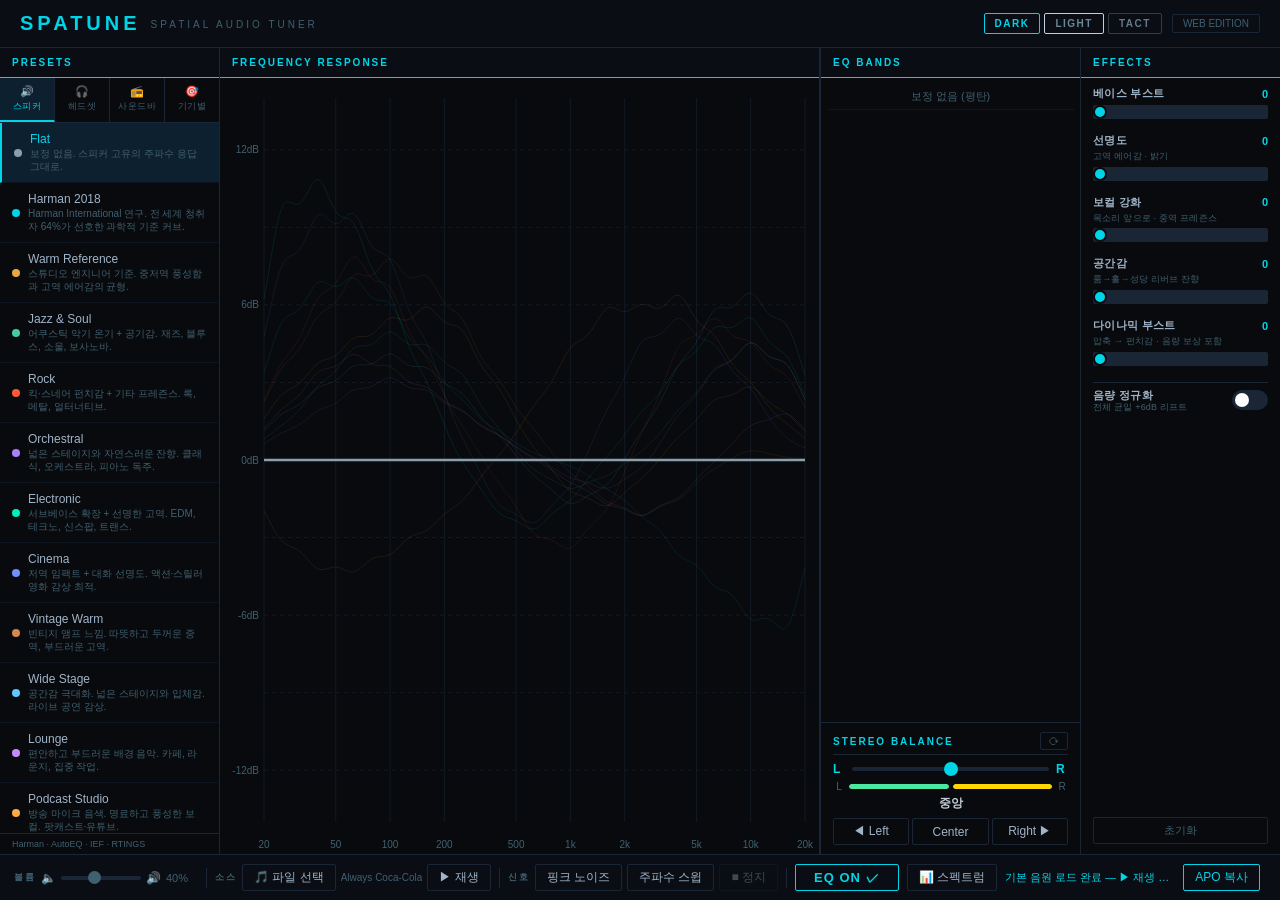
<file: docs/index.html>
<!DOCTYPE html>
<html lang="ko" data-theme="dark">
<head>
  <meta charset="UTF-8">
  <meta name="viewport" content="width=device-width, initial-scale=1.0">
  <title>SPATUNE — Spatial Audio Tuner</title>
  <link rel="stylesheet" href="css/style.css">
  <script>
    (function(){
      const t = localStorage.getItem('spatune-theme');
      if (t) document.documentElement.setAttribute('data-theme', t);
    })();
  </script>
</head>
<body>
<div class="app">

  <header class="header">
    <div class="header-title">SPATUNE</div>
    <div class="header-sub">SPATIAL AUDIO TUNER</div>
    <div class="theme-switcher">
      <button class="theme-btn" data-theme="dark"        title="다크 테마">DARK</button>
      <button class="theme-btn" data-theme="light"       title="라이트 테마">LIGHT</button>
      <button class="theme-btn" data-theme="avantgarde"  title="택티컬">TACT</button>
    </div>
    <div class="header-badge">WEB EDITION</div>
  </header>

  <div class="main">

    <!-- 왼쪽: 스피커 타입 탭 + 프리셋 목록 -->
    <aside class="panel left-panel">
      <div class="panel-header">PRESETS</div>
      <div class="speaker-type-bar" id="speakerTypeBar"></div>
      <ul class="preset-list" id="presetList"></ul>
      <div class="preset-footer">Harman · AutoEQ · IEF · RTINGS</div>
    </aside>

    <!-- 가운데: EQ 커브 -->
    <section class="panel center-panel">
      <div class="panel-header">FREQUENCY RESPONSE</div>
      <div class="eq-canvas-wrap">
        <canvas id="eqCanvas"></canvas>
      </div>
    </section>

    <!-- 오른쪽: 밴드 테이블 or 커스텀 EQ + 밸런스 -->
    <aside class="right-panel" id="rightPanel"></aside>

    <!-- 모바일: 패널 외부 클릭 닫힘 오버레이 -->
    <div class="mob-overlay" id="mobOverlay"></div>

    <!-- 모바일 탭 바 -->
    <nav class="mobile-tab-bar">
      <button class="mob-tab active" data-tab="presets"><span class="ti">🎵</span><span class="tl">프리셋</span></button>
      <button class="mob-tab"        data-tab="eq">     <span class="ti">🎚</span><span class="tl">EQ밴드</span></button>
      <button class="mob-tab"        data-tab="effects"><span class="ti">✨</span><span class="tl">이펙트</span></button>
    </nav>

    <!-- 효과 패널 -->
    <aside class="effects-panel">
      <div class="panel-header">EFFECTS</div>

      <div class="fx-list">

        <div class="fx-row">
          <div class="fx-label-row">
            <span class="fx-name">베이스 부스트</span>
            <span class="fx-val" id="fxValBass">0</span>
          </div>
          <input type="range" class="fx-slider" id="fxBass" min="0" max="3" step="0.1" value="0">
        </div>

        <div class="fx-row">
          <div class="fx-label-row">
            <span class="fx-name">선명도</span>
            <span class="fx-val" id="fxValClarity">0</span>
          </div>
          <div class="fx-hint">고역 에어감 · 밝기</div>
          <input type="range" class="fx-slider" id="fxClarity" min="0" max="3" step="0.1" value="0">
        </div>

        <div class="fx-row">
          <div class="fx-label-row">
            <span class="fx-name">보컬 강화</span>
            <span class="fx-val" id="fxValVocal">0</span>
          </div>
          <div class="fx-hint">목소리 앞으로 · 중역 프레즌스</div>
          <input type="range" class="fx-slider" id="fxVocal" min="0" max="3" step="0.1" value="0">
        </div>

        <div class="fx-row">
          <div class="fx-label-row">
            <span class="fx-name">공간감</span>
            <span class="fx-val" id="fxValAmbiance">0</span>
          </div>
          <div class="fx-hint">룸→홀→성당 리버브 잔향</div>
          <input type="range" class="fx-slider" id="fxAmbiance" min="0" max="3" step="0.1" value="0">
        </div>

        <div class="fx-row">
          <div class="fx-label-row">
            <span class="fx-name">다이나믹 부스트</span>
            <span class="fx-val" id="fxValDynamics">0</span>
          </div>
          <div class="fx-hint">압축 → 펀치감 · 음량 보상 포함</div>
          <input type="range" class="fx-slider" id="fxDynamics" min="0" max="3" step="0.1" value="0">
        </div>

        <div class="fx-row fx-toggle-row">
          <div>
            <span class="fx-name">음량 정규화</span>
            <div class="fx-hint">전체 균일 +6dB 리프트</div>
          </div>
          <label class="fx-toggle">
            <input type="checkbox" id="fxNormalize">
            <span class="fx-toggle-track"></span>
          </label>
        </div>

      </div>

      <button class="fx-reset-btn" id="fxReset">초기화</button>
    </aside>

  </div>

  <!-- 하단 액션 바 -->
  <footer class="action-bar">

    <!-- 볼륨 -->
    <div class="test-group">
      <span class="group-label">볼륨</span>
      <span class="vol-icon">🔈</span>
      <input type="range" id="volumeSlider" min="0" max="100" value="40" class="vol-slider">
      <span class="vol-icon">🔊</span>
      <span id="volumeLabel" class="vol-label">40%</span>
    </div>

    <div class="sep"></div>

    <!-- 소스 -->
    <div class="test-group">
      <span class="group-label">소스</span>
      <label class="btn btn-file">
        🎵 파일 선택
        <input type="file" id="fileInput" accept="audio/*" style="display:none">
      </label>
      <span id="fileLabel" style="font-size:10px;color:var(--text3);max-width:160px;overflow:hidden;text-overflow:ellipsis;white-space:nowrap;">Always Coca-Cola</span>
      <button class="btn" id="btnPlayFile" disabled>▶ 재생</button>
    </div>

    <div class="sep"></div>

    <!-- 신호 -->
    <div class="test-group">
      <span class="group-label">신호</span>
      <button class="btn" id="btnNoise">핑크 노이즈</button>
      <button class="btn" id="btnSweep">주파수 스윕</button>
      <button class="btn" id="btnStop" disabled>■ 정지</button>
    </div>

    <div class="sep"></div>

    <!-- EQ 토글 — 크게 -->
    <button class="btn btn-eq-toggle" id="eqToggle">EQ ON ✓</button>

    <!-- 스펙트럼 토글 -->
    <button class="btn btn-spectrum" id="spectrumToggle">📊 스펙트럼</button>

    <span id="testStatus" class="test-status"></span>

    <div class="copy-group">
      <button class="btn btn-primary" id="copyBtn">APO 복사</button>
      <span id="copyStatus"></span>
    </div>

  </footer>

</div>

<script src="js/presets.js"></script>
<script src="js/audio_data.js"></script>
<script src="js/effects.js"></script>
<script src="js/audio_test.js"></script>
<script src="js/spectrum.js"></script>
<script src="js/main.js"></script>
</body>
</html>
</file>
<file: docs/css/style.css>
/* SPATUNE Web — Multi-Theme Stylesheet */
*, *::before, *::after { box-sizing:border-box; margin:0; padding:0; }

/* ═══════════════════════════════════════════════════
   DARK THEME (default)
═══════════════════════════════════════════════════ */
:root,
[data-theme="dark"] {
  --bg:  #080A0D; --bg2: #0A0E14; --bg3: #0F1318;
  --border: #1A2535;
  --cyan: #00D4E8; --orange: #FF6B35;
  --text: #E0E8F0; --text2: #A0B4C8; --text3: #406070;
  --hover-bg:  #0A1620; --active-bg: #0D2030; --item-border: #0D1520;
  --canvas-bg: #080A0D; --canvas-grid: #111A24;
  --canvas-zero: #2A3B4D; --canvas-label: #406070;
  --scrollbar-thumb: #1A2535;
  --theme-transition: none;
}

/* ═══════════════════════════════════════════════════
   LIGHT THEME
═══════════════════════════════════════════════════ */
[data-theme="light"] {
  --bg:  #F0F4F8; --bg2: #FFFFFF; --bg3: #E4ECF4;
  --border: #C0D0E0;
  --cyan: #0070C0; --orange: #D04020;
  --text: #1A2A3A; --text2: #3A5568; --text3: #6A8898;
  --hover-bg:  #E8F0FA; --active-bg: #D4E8F8; --item-border: #DDE8F0;
  --canvas-bg: #F0F4F8; --canvas-grid: #D8E4EE;
  --canvas-zero: #9AB8CC; --canvas-label: #6A8898;
  --scrollbar-thumb: #C0D0E0;
}

/* ═══════════════════════════════════════════════════
   AVANT-GARDE / TACTICAL (아크나이츠 스타일)
═══════════════════════════════════════════════════ */
[data-theme="avantgarde"] {
  --bg:  #161A1E; --bg2: #1C2128; --bg3: #232A32;
  --border: #323C46;
  --cyan: #D4A030; --orange: #E06820;
  --text: #C8D4DC; --text2: #8FAFC0; --text3: #637A88;
  --hover-bg:  #222A34; --active-bg: #2A3540; --item-border: #1E262E;
  --canvas-bg: #161A1E; --canvas-grid: #1E2830;
  --canvas-zero: #4A3C18; --canvas-label: #637A88;
  --scrollbar-thumb: #323C46;
}

/* ═══════════════════════════════════════════════════
   BASE LAYOUT
═══════════════════════════════════════════════════ */
html, body {
  height: 100%;
  background: var(--bg);
  color: var(--text);
  font-family: "Segoe UI", "Malgun Gothic", sans-serif;
  font-size: 13px;
  overflow: hidden;
}

.app { display: flex; flex-direction: column; height: 100vh; }

/* ── 효과 패널 ── */
.effects-panel {
  width: 200px; min-width: 180px; flex-shrink: 0;
  display: flex; flex-direction: column;
  border-left: 1px solid var(--border); overflow: hidden;
}
.fx-list { flex: 1; overflow-y: auto; padding: 8px 12px; display: flex; flex-direction: column; gap: 14px; }
.fx-row { display: flex; flex-direction: column; gap: 4px; }
.fx-label-row { display: flex; justify-content: space-between; align-items: center; }
.fx-name { font-size: 11px; color: var(--text2); font-weight: 600; letter-spacing: 0.3px; }
.fx-val  { font-size: 11px; color: var(--cyan); font-weight: 700; min-width: 20px; text-align: right; }

.fx-hint { font-size: 9px; color: var(--text3); letter-spacing: 0.2px; margin-top: -1px; line-height: 1.3; }

.fx-slider {
  -webkit-appearance: none; appearance: none;
  width: 100%; height: 3px;
  background: var(--border); border-radius: 2px; outline: none; cursor: pointer;
}
.fx-slider::-webkit-slider-thumb {
  -webkit-appearance: none; width: 14px; height: 14px;
  border-radius: 50%; background: var(--cyan); cursor: pointer;
  border: 2px solid var(--bg);
}
.fx-slider::-moz-range-thumb {
  width: 14px; height: 14px; border-radius: 50%;
  background: var(--cyan); cursor: pointer; border: 2px solid var(--bg);
}

/* 토글 스위치 */
.fx-toggle-row { flex-direction: row; justify-content: space-between; align-items: center; padding: 4px 0; border-top: 1px solid var(--border); margin-top: 2px; }
.fx-toggle { position: relative; width: 36px; height: 20px; cursor: pointer; }
.fx-toggle input { opacity: 0; width: 0; height: 0; }
.fx-toggle-track {
  position: absolute; inset: 0; background: var(--border); border-radius: 20px; transition: background .2s;
}
.fx-toggle-track::after {
  content: ''; position: absolute; width: 14px; height: 14px;
  border-radius: 50%; background: #fff; top: 3px; left: 3px; transition: transform .2s;
}
.fx-toggle input:checked + .fx-toggle-track { background: var(--cyan); }
.fx-toggle input:checked + .fx-toggle-track::after { transform: translateX(16px); }

.fx-reset-btn {
  margin: 6px 12px 10px; padding: 5px;
  background: transparent; border: 1px solid var(--border);
  color: var(--text3); font-size: 11px; cursor: pointer; border-radius: 2px;
  transition: border-color .15s, color .15s;
}
.fx-reset-btn:hover { border-color: var(--orange); color: var(--orange); }

/* ── 헤더 ── */
.header {
  display: flex; align-items: center; gap: 10px;
  padding: 0 20px; height: 48px;
  background: var(--bg2); border-bottom: 1px solid var(--border);
  flex-shrink: 0;
}
.header-title { font-size: 20px; font-weight: 700; letter-spacing: 4px; color: var(--cyan); }
.header-sub   { font-size: 10px; letter-spacing: 3px; color: var(--text3); margin-top: 2px; }
.header-badge {
  font-size: 10px; color: var(--text3);
  border: 1px solid var(--border); padding: 3px 10px; border-radius: 2px;
}

/* ── 테마 전환 버튼 ── */
.theme-switcher { display: flex; gap: 4px; margin-left: auto; }
.theme-btn {
  background: transparent;
  border: 1px solid var(--border);
  color: var(--text3);
  padding: 4px 10px; font-size: 10px; font-weight: 700;
  letter-spacing: 1.5px; cursor: pointer; border-radius: 2px;
  transition: border-color .15s, color .15s, background .15s;
}
.theme-btn:hover { border-color: var(--text2); color: var(--text2); }
.theme-btn.active { border-color: var(--cyan); color: var(--cyan); }

/* ── 메인 ── */
.main { display: flex; flex: 1; overflow: hidden; }

/* ── 패널 공통 ── */
.panel { display: flex; flex-direction: column; border-right: 1px solid var(--border); }
.panel-header {
  height: 30px; display: flex; align-items: center; padding: 0 12px;
  background: var(--bg2); border-bottom: 1px solid var(--cyan);
  font-size: 10px; font-weight: 600; letter-spacing: 2px; color: var(--cyan);
  flex-shrink: 0; gap: 8px;
}
.hdr-hint { font-size: 9px; letter-spacing: 0; font-weight: 400; color: var(--text3); }

/* ── 스피커 타입 탭 ── */
.speaker-type-bar { display: flex; border-bottom: 1px solid var(--border); flex-shrink: 0; }
.stype-btn {
  flex: 1; background: transparent; border: none;
  border-right: 1px solid var(--border);
  color: var(--text3); padding: 7px 4px; font-size: 11px; cursor: pointer;
  display: flex; flex-direction: column; align-items: center; gap: 2px;
  transition: background .15s, color .15s;
}
.stype-btn:last-child { border-right: none; }
.stype-btn span { font-size: 9px; letter-spacing: .5px; }
.stype-btn:hover  { background: var(--hover-bg);  color: var(--text2); }
.stype-btn.active { background: var(--active-bg); color: var(--cyan); border-bottom: 2px solid var(--cyan); }

/* ── 왼쪽 패널 ── */
.left-panel { width: 220px; min-width: 190px; flex-shrink: 0; }
.preset-list { list-style: none; overflow-y: auto; flex: 1; }
.preset-item {
  display: flex; align-items: center; gap: 8px; padding: 9px 12px;
  cursor: pointer; border-bottom: 1px solid var(--item-border);
  transition: background .15s;
}
.preset-item:hover  { background: var(--hover-bg); }
.preset-item.active { background: var(--active-bg); border-left: 2px solid var(--cyan); }
.preset-dot  { width: 8px; height: 8px; border-radius: 50%; flex-shrink: 0; }
.preset-name { font-size: 12px; color: var(--text2); display: flex; align-items: center; gap: 5px; }
.preset-item.active .preset-name { color: var(--cyan); }
.preset-desc { font-size: 10px; color: var(--text3); margin-top: 1px; line-height: 1.3; }
.custom-badge {
  font-size: 9px; background: var(--active-bg); color: var(--orange);
  padding: 1px 4px; border-radius: 2px;
}
.preset-footer {
  padding: 5px 12px; font-size: 9px; color: var(--text3);
  border-top: 1px solid var(--border); flex-shrink: 0;
}

/* ── 그래프 ── */
.center-panel { flex: 1; display: flex; flex-direction: column; min-width: 0; }
.eq-canvas-wrap { flex: 1; min-height: 0; }
#eqCanvas { width: 100%; height: 100%; display: block; cursor: default; }

/* ── 오른쪽 패널 ── */
.right-panel {
  width: 260px; min-width: 220px; flex-shrink: 0;
  display: flex; flex-direction: column;
  border-left: 1px solid var(--border); overflow: hidden;
}

/* 밴드 테이블 */
.band-wrap { flex: 1; overflow-y: auto; padding: 6px; min-height: 0; }
table.band-table { width: 100%; border-collapse: collapse; font-size: 12px; }
.band-header th {
  color: var(--text3); font-size: 10px; font-weight: 600; letter-spacing: 1px;
  padding: 4px 6px; text-align: left; border-bottom: 1px solid var(--border);
}
.band-table td { padding: 5px 6px; border-bottom: 1px solid var(--item-border); }
.band-fc   { color: var(--text2); }
.band-gain { font-weight: 700; font-size: 13px; }
.band-q    { color: var(--text3); font-size: 11px; }
.no-bands  { color: var(--text3); text-align: center; padding: 14px; font-size: 11px; }

/* ── 커스텀 EQ 리셋 버튼 ── */
.btn-reset-custom {
  background: transparent; border: 1px solid var(--border);
  color: var(--text3); width: calc(100% - 16px); margin: 7px 8px 0;
  padding: 5px; font-size: 11px; cursor: pointer; border-radius: 2px;
  transition: border-color .15s, color .15s; display: block;
}
.btn-reset-custom:hover { border-color: var(--orange); color: var(--orange); }

/* ── 커스텀 EQ 15밴드 수직 슬라이더 ── */
.custom-eq-wrap {
  display: flex; flex-direction: row; align-items: flex-end;
  padding: 4px 6px 0; gap: 1px; overflow-x: auto; flex: 1; min-height: 0;
}
.ceq-col {
  display: flex; flex-direction: column; align-items: center;
  flex: 1; min-width: 14px; gap: 2px;
}
.ceq-val {
  font-size: 8px; font-weight: 700; white-space: nowrap;
  height: 12px; line-height: 12px; text-align: center;
}
.ceq-track {
  height: 110px; width: 16px; position: relative;
  display: flex; align-items: center; justify-content: center; overflow: visible;
}
input.ceq-slider {
  position: absolute; width: 110px; height: 4px;
  transform: rotate(-90deg); transform-origin: 50% 50%;
  -webkit-appearance: none; appearance: none;
  background: var(--border); border-radius: 2px; cursor: ns-resize; outline: none;
}
input.ceq-slider::-webkit-slider-thumb {
  -webkit-appearance: none; width: 12px; height: 12px;
  border-radius: 50%; background: var(--cyan);
  cursor: ns-resize; border: 1px solid var(--bg);
}
input.ceq-slider::-moz-range-thumb {
  width: 12px; height: 12px; border-radius: 50%;
  background: var(--cyan); cursor: ns-resize; border: 1px solid var(--bg);
}
.ceq-fc {
  font-size: 8px; color: var(--text3); white-space: nowrap;
  transform: rotate(-55deg); transform-origin: center;
  height: 20px; display: flex; align-items: center; margin-top: 2px;
}

/* ── 밸런스 섹션 ── */
.balance-section { border-top: 1px solid var(--border); padding: 9px 12px; flex-shrink: 0; }
.balance-header {
  font-size: 10px; font-weight: 600; letter-spacing: 2px; color: var(--cyan);
  margin-bottom: 7px; border-bottom: 1px solid var(--border); padding-bottom: 4px;
  display: flex; align-items: center; justify-content: space-between;
}
.btn-bal-reset {
  background: transparent; border: 1px solid var(--border);
  color: var(--text3); padding: 1px 7px; font-size: 12px;
  cursor: pointer; border-radius: 2px; transition: border-color .15s, color .15s;
}
.btn-bal-reset:hover { border-color: var(--cyan); color: var(--cyan); }

.balance-slider-row { display: flex; align-items: center; gap: 7px; margin-bottom: 5px; }
.bal-ch { font-size: 12px; font-weight: 700; color: var(--cyan); width: 12px; }
input[type=range]:not(.vol-slider):not(.ceq-slider) {
  flex: 1; -webkit-appearance: none; height: 4px;
  background: var(--border); border-radius: 2px; outline: none;
}
input[type=range]:not(.vol-slider):not(.ceq-slider)::-webkit-slider-thumb {
  -webkit-appearance: none; width: 14px; height: 14px;
  border-radius: 50%; background: var(--cyan); cursor: pointer;
}
.balance-viz { display: flex; gap: 4px; align-items: center; margin-bottom: 3px; }
.bal-bar-wrap { flex: 1; height: 5px; background: var(--border); border-radius: 3px; overflow: hidden; }
.bal-bar-l { height: 100%; background: #4AE8A0; border-radius: 3px; transition: width .1s; }
.bal-bar-r { height: 100%; background: #FFD700; border-radius: 3px; transition: width .1s; }
.bal-ch-label { font-size: 10px; color: var(--text3); width: 12px; text-align: center; }
#balLabel { text-align: center; font-size: 12px; font-weight: 600; margin-bottom: 6px; }

.bal-test-row { display: flex; gap: 3px; }
.btn-sm {
  flex: 1; background: transparent; border: 1px solid var(--border);
  color: var(--text3); padding: 4px 2px; font-size: 10px; cursor: pointer;
  border-radius: 2px; transition: border-color .15s, color .15s, background .15s; white-space: nowrap;
}
.btn-sm:hover { border-color: var(--cyan); color: var(--cyan); background: var(--hover-bg); }

/* ── 하단 액션 바 ── */
.action-bar {
  display: flex; align-items: center; gap: 8px; padding: 6px 14px;
  background: var(--bg2); border-top: 1px solid var(--border);
  flex-shrink: 0; flex-wrap: wrap; min-height: 46px;
}
.test-group  { display: flex; align-items: center; gap: 5px; }
.group-label { font-size: 9px; font-weight: 600; letter-spacing: 2px; color: var(--text3); }
.sep         { width: 1px; height: 20px; background: var(--border); flex-shrink: 0; }
.test-status {
  font-size: 11px; color: var(--cyan); flex: 1;
  overflow: hidden; text-overflow: ellipsis; white-space: nowrap; min-width: 80px;
}
.copy-group { display: flex; align-items: center; gap: 6px; margin-left: auto; }

.btn {
  background: transparent; border: 1px solid var(--border);
  color: var(--text2); padding: 4px 11px; font-size: 12px; cursor: pointer;
  border-radius: 2px; transition: border-color .15s, color .15s, background .15s; white-space: nowrap;
}
.btn:hover:not(:disabled) { border-color: var(--cyan); color: var(--cyan); background: var(--hover-bg); }
.btn:disabled { opacity: .35; cursor: not-allowed; }
.btn-primary { border-color: var(--cyan); color: var(--cyan); }
.btn-primary:hover { background: var(--cyan); color: var(--bg); }
.btn-file { display: inline-flex; align-items: center; gap: 4px; cursor: pointer; }

.btn-eq-toggle {
  background: transparent; border: 1.5px solid var(--cyan);
  color: var(--cyan); font-size: 13px; font-weight: 700;
  padding: 5px 18px; cursor: pointer; border-radius: 2px;
  letter-spacing: 1px; transition: background .15s, color .15s; white-space: nowrap; flex-shrink: 0;
}
.btn-eq-toggle:hover { background: var(--cyan); color: var(--bg); }

/* 볼륨 슬라이더 */
.vol-slider {
  -webkit-appearance: none; width: 80px; height: 4px;
  background: var(--border); border-radius: 2px; outline: none; cursor: pointer;
}
.vol-slider::-webkit-slider-thumb {
  -webkit-appearance: none; width: 13px; height: 13px;
  border-radius: 50%; background: var(--text3); cursor: pointer;
}
.vol-label { font-size: 11px; color: var(--text3); min-width: 32px; }
.vol-icon  { font-size: 12px; }

#copyStatus { font-size: 11px; }

/* ── 스크롤바 ── */
::-webkit-scrollbar       { width: 5px; height: 5px; }
::-webkit-scrollbar-track { background: var(--bg2); }
::-webkit-scrollbar-thumb { background: var(--scrollbar-thumb); border-radius: 3px; }
::-webkit-scrollbar-thumb:hover { background: var(--cyan); }

/* ═══════════════════════════════════════════════════
   LIGHT THEME — 추가 오버라이드
═══════════════════════════════════════════════════ */
[data-theme="light"] .header {
  box-shadow: 0 1px 4px rgba(0,0,0,.08);
}
[data-theme="light"] .panel-header {
  background: #F8FBFF;
  border-bottom: 2px solid var(--cyan);
}
[data-theme="light"] .action-bar {
  box-shadow: 0 -1px 4px rgba(0,0,0,.06);
}
[data-theme="light"] .btn-primary:hover {
  background: var(--cyan); color: #fff;
}
[data-theme="light"] .btn-eq-toggle:hover {
  background: var(--cyan); color: #fff;
}
[data-theme="light"] input.ceq-slider {
  background: #C0D4E8;
}
[data-theme="light"] .stype-btn.active {
  background: #D4E8F8;
}

/* ═══════════════════════════════════════════════════
   AVANT-GARDE / TACTICAL — 아크나이츠 스타일 효과
═══════════════════════════════════════════════════ */

/* 전체: 둥근 모서리 제거 */
[data-theme="avantgarde"] *,
[data-theme="avantgarde"] *::before,
[data-theme="avantgarde"] *::after {
  border-radius: 0 !important;
}

/* 헤더: 앰버 하단 라인 + 그라디언트 */
[data-theme="avantgarde"] .header {
  background: linear-gradient(90deg, #12161A 0%, #1C2430 60%, #12161A 100%);
  border-bottom: 1px solid var(--cyan);
  box-shadow: 0 2px 16px rgba(212, 160, 48, 0.12);
}
[data-theme="avantgarde"] .header-title {
  letter-spacing: 6px;
  font-weight: 800;
  color: var(--cyan);
}
[data-theme="avantgarde"] .header-badge {
  border-color: var(--cyan);
  color: var(--cyan);
  font-weight: 700;
  letter-spacing: 2px;
}

/* 패널 헤더: 앰버 왼쪽 세로줄 + 대각선 컷 */
[data-theme="avantgarde"] .panel-header {
  background: #1C2128;
  border-bottom: none;
  border-left: 3px solid var(--cyan);
  clip-path: polygon(0 0, calc(100% - 14px) 0, 100% 14px, 100% 100%, 0 100%);
  letter-spacing: 2.5px;
  font-weight: 700;
}

/* 프리셋 아이템: 왼쪽 액센트 바 */
[data-theme="avantgarde"] .preset-item {
  border-bottom: 1px solid var(--item-border);
  border-left: 2px solid transparent;
  transition: border-color .15s, background .15s;
}
[data-theme="avantgarde"] .preset-item:hover {
  border-left-color: rgba(212, 160, 48, 0.5);
}
[data-theme="avantgarde"] .preset-item.active {
  border-left-color: var(--cyan);
  border-left-width: 3px;
  background: var(--active-bg);
}

/* 스피커 탭 */
[data-theme="avantgarde"] .stype-btn.active {
  border-bottom: 2px solid var(--cyan);
  font-weight: 700;
}

/* 버튼: 각진 스타일 */
[data-theme="avantgarde"] .btn {
  border-color: var(--border);
  letter-spacing: 0.5px;
}
[data-theme="avantgarde"] .btn:hover:not(:disabled) {
  border-color: var(--cyan);
  color: var(--cyan);
  background: rgba(212, 160, 48, 0.08);
}
[data-theme="avantgarde"] .btn-primary {
  border-color: var(--cyan);
  color: var(--cyan);
  background: rgba(212, 160, 48, 0.06);
}
[data-theme="avantgarde"] .btn-primary:hover {
  background: var(--cyan);
  color: #12161A;
}

/* EQ 토글 */
[data-theme="avantgarde"] .btn-eq-toggle {
  border-color: var(--cyan);
  color: var(--cyan);
  background: rgba(212, 160, 48, 0.06);
  font-weight: 800;
  letter-spacing: 2px;
  clip-path: polygon(0 0, calc(100% - 8px) 0, 100% 8px, 100% 100%, 8px 100%, 0 calc(100% - 8px));
}
[data-theme="avantgarde"] .btn-eq-toggle:hover {
  background: var(--cyan);
  color: #12161A;
}

/* 하단 액션 바 */
[data-theme="avantgarde"] .action-bar {
  background: #12161A;
  border-top: 1px solid var(--cyan);
  box-shadow: 0 -2px 12px rgba(212, 160, 48, 0.08);
}

/* 밴드 테이블 */
[data-theme="avantgarde"] .band-header th {
  color: var(--cyan);
  letter-spacing: 1.5px;
  border-bottom: 1px solid var(--cyan);
}

/* 밸런스 섹션 */
[data-theme="avantgarde"] .balance-header {
  color: var(--cyan);
  border-bottom-color: rgba(212, 160, 48, 0.3);
  letter-spacing: 2px;
  font-weight: 700;
}

/* 리셋 버튼 */
[data-theme="avantgarde"] .btn-reset-custom:hover {
  border-color: var(--cyan);
  color: var(--cyan);
  background: rgba(212, 160, 48, 0.06);
}

/* 테마 버튼 */
[data-theme="avantgarde"] .theme-btn.active {
  border-color: var(--cyan);
  color: var(--cyan);
  background: rgba(212, 160, 48, 0.08);
  font-weight: 800;
}

/* 스크롤바 */
[data-theme="avantgarde"] ::-webkit-scrollbar-thumb {
  background: var(--border);
}
[data-theme="avantgarde"] ::-webkit-scrollbar-thumb:hover {
  background: var(--cyan);
}

/* 커스텀 EQ 슬라이더 썸 */
[data-theme="avantgarde"] input.ceq-slider::-webkit-slider-thumb {
  border: 1px solid var(--bg);
  width: 10px; height: 10px;
}

/* 좌측 패널 하단 출처 텍스트 */
[data-theme="avantgarde"] .preset-footer {
  border-top-color: rgba(212, 160, 48, 0.2);
  letter-spacing: 1px;
}

/* 오른쪽 패널 헤더 (JS로 생성) */
[data-theme="avantgarde"] .right-panel > .panel-header {
  border-left: 3px solid var(--cyan);
}

/* 캔버스 컨테이너 */
[data-theme="avantgarde"] .center-panel {
  border-right: 1px solid var(--border);
}

/* ── 모바일 탭 바 (데스크톱에서 숨김) ── */
.mobile-tab-bar { display: none; }

/* ── 모바일 반응형 — 바텀시트 방식 ── */
@media (max-width: 768px) {
  html, body { overflow: hidden; }
  .app { height: 100dvh; }

  /* 헤더 축소 */
  .header { padding: 0 10px; height: 42px; gap: 6px; }
  .header-sub, .header-badge { display: none; }
  .header-title { font-size: 14px; letter-spacing: 1px; }
  .theme-switcher { gap: 3px; }
  .theme-btn { padding: 2px 6px; font-size: 8px; letter-spacing: 0.5px; }

  /* 메인: 그래프가 전체를 채움, 패널은 fixed 오버레이 */
  .main { flex-direction: column; overflow: hidden; }

  /* 그래프: main 전체 */
  .center-panel { width: 100%; flex: 1; border-right: none; overflow: hidden; }
  .eq-canvas-wrap { flex: 1; min-height: 0; }

  /* 탭 바: 뷰포트 하단에 고정 */
  .mobile-tab-bar {
    display: flex !important;
    position: fixed;
    bottom: 0; left: 0; right: 0; height: 50px;
    z-index: 60;
    background: var(--bg2);
    border-top: 2px solid var(--border);
  }
  .mob-tab {
    flex: 1; background: transparent; border: none; border-top: 2px solid transparent;
    color: var(--text3); padding: 5px 4px; cursor: pointer;
    display: flex; flex-direction: column; align-items: center; gap: 2px;
    transition: color .15s, border-color .15s;
  }
  .mob-tab .ti { font-size: 16px; }
  .mob-tab .tl { font-size: 9px; font-weight: 700; letter-spacing: 1px; }
  .mob-tab.active { color: var(--cyan); border-top-color: var(--cyan); }

  /* 패널: 뷰포트 고정 바텀시트 — 탭 누르면 아래서 슬라이드업 */
  .left-panel, .right-panel, .effects-panel {
    display: flex !important;
    flex-direction: column;
    position: fixed;
    bottom: 50px; left: 0; right: 0;
    height: 62vh;
    z-index: 50;
    width: auto; border-right: none;
    background: var(--bg);
    border-top: 2px solid var(--cyan);
    overflow-y: auto;
    transform: translateY(105%);
    transition: transform 0.28s cubic-bezier(0.4,0,0.2,1);
  }
  .main[data-tab="presets"] .left-panel,
  .main[data-tab="eq"]      .right-panel,
  .main[data-tab="effects"] .effects-panel {
    transform: translateY(0);
  }

  /* 터치 최적화 */
  .preset-item { padding: 11px 12px; }
  .stype-btn   { padding: 9px 4px; }
  .fx-slider { height: 4px; }
  .fx-slider::-webkit-slider-thumb { width: 22px; height: 22px; }
  .fx-slider::-moz-range-thumb     { width: 22px; height: 22px; }
  .ceq-slider::-webkit-slider-thumb { width: 18px; height: 18px; }
  .balance-viz { gap: 4px; }

  /* 하단 액션 바: 줄 바꿈 허용, 탭바 높이만큼 패딩 */
  .action-bar {
    flex-shrink: 0; overflow: visible;
    flex-wrap: wrap;
    padding: 5px 8px 56px;
    gap: 5px; min-height: 0;
  }
  .action-bar .group-label { display: none; }
  .action-bar .sep { display: none; }
  .action-bar .test-group { flex-shrink: 0; gap: 4px; }
  .action-bar .btn { padding: 4px 8px; font-size: 10px; }
  .action-bar .vol-slider { width: 72px; }
  .action-bar .vol-label { font-size: 10px; }
  .sep { flex-shrink: 0; }

  /* 패널 외부 클릭 시 닫힘용 오버레이 */
  .mob-overlay {
    display: none;
    position: fixed;
    inset: 0;
    z-index: 49;
  }
  .main[data-tab] ~ * .mob-overlay,
  .main[data-tab] .mob-overlay { display: block; }
}
</file>
